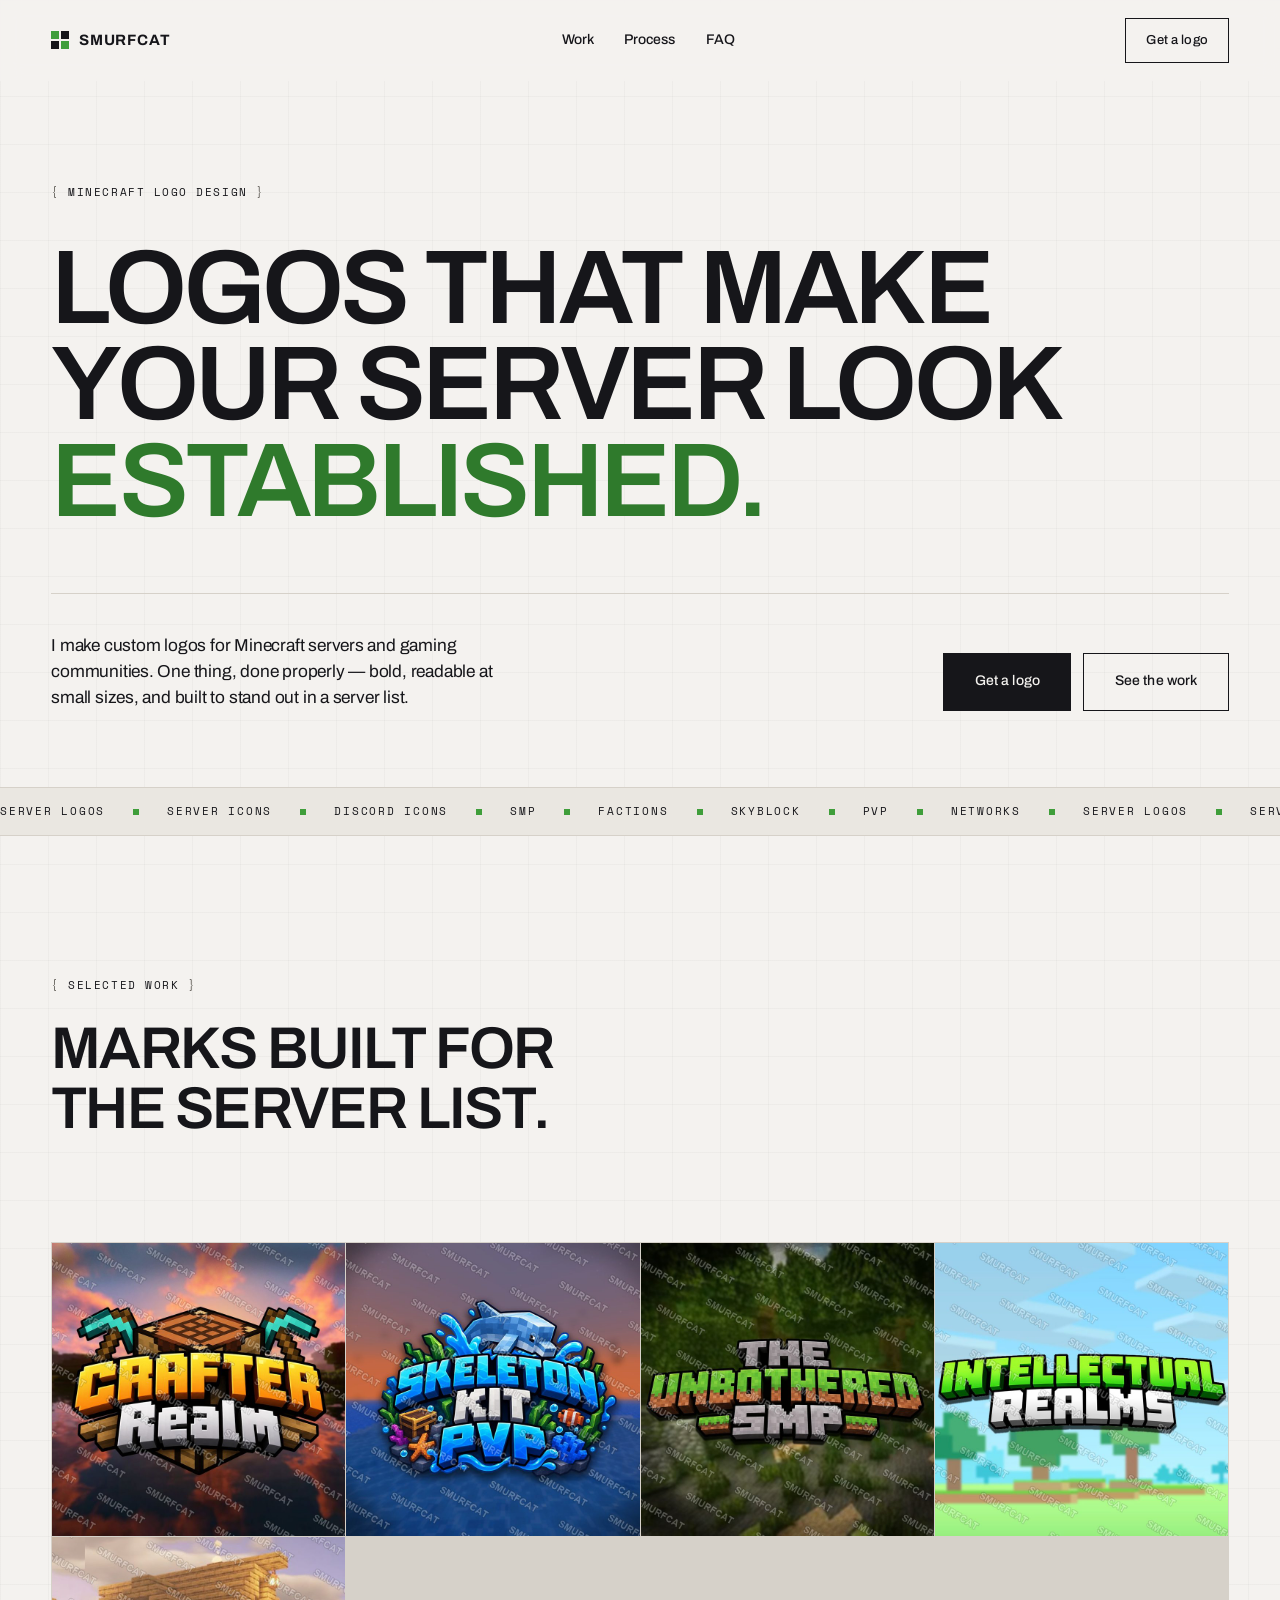
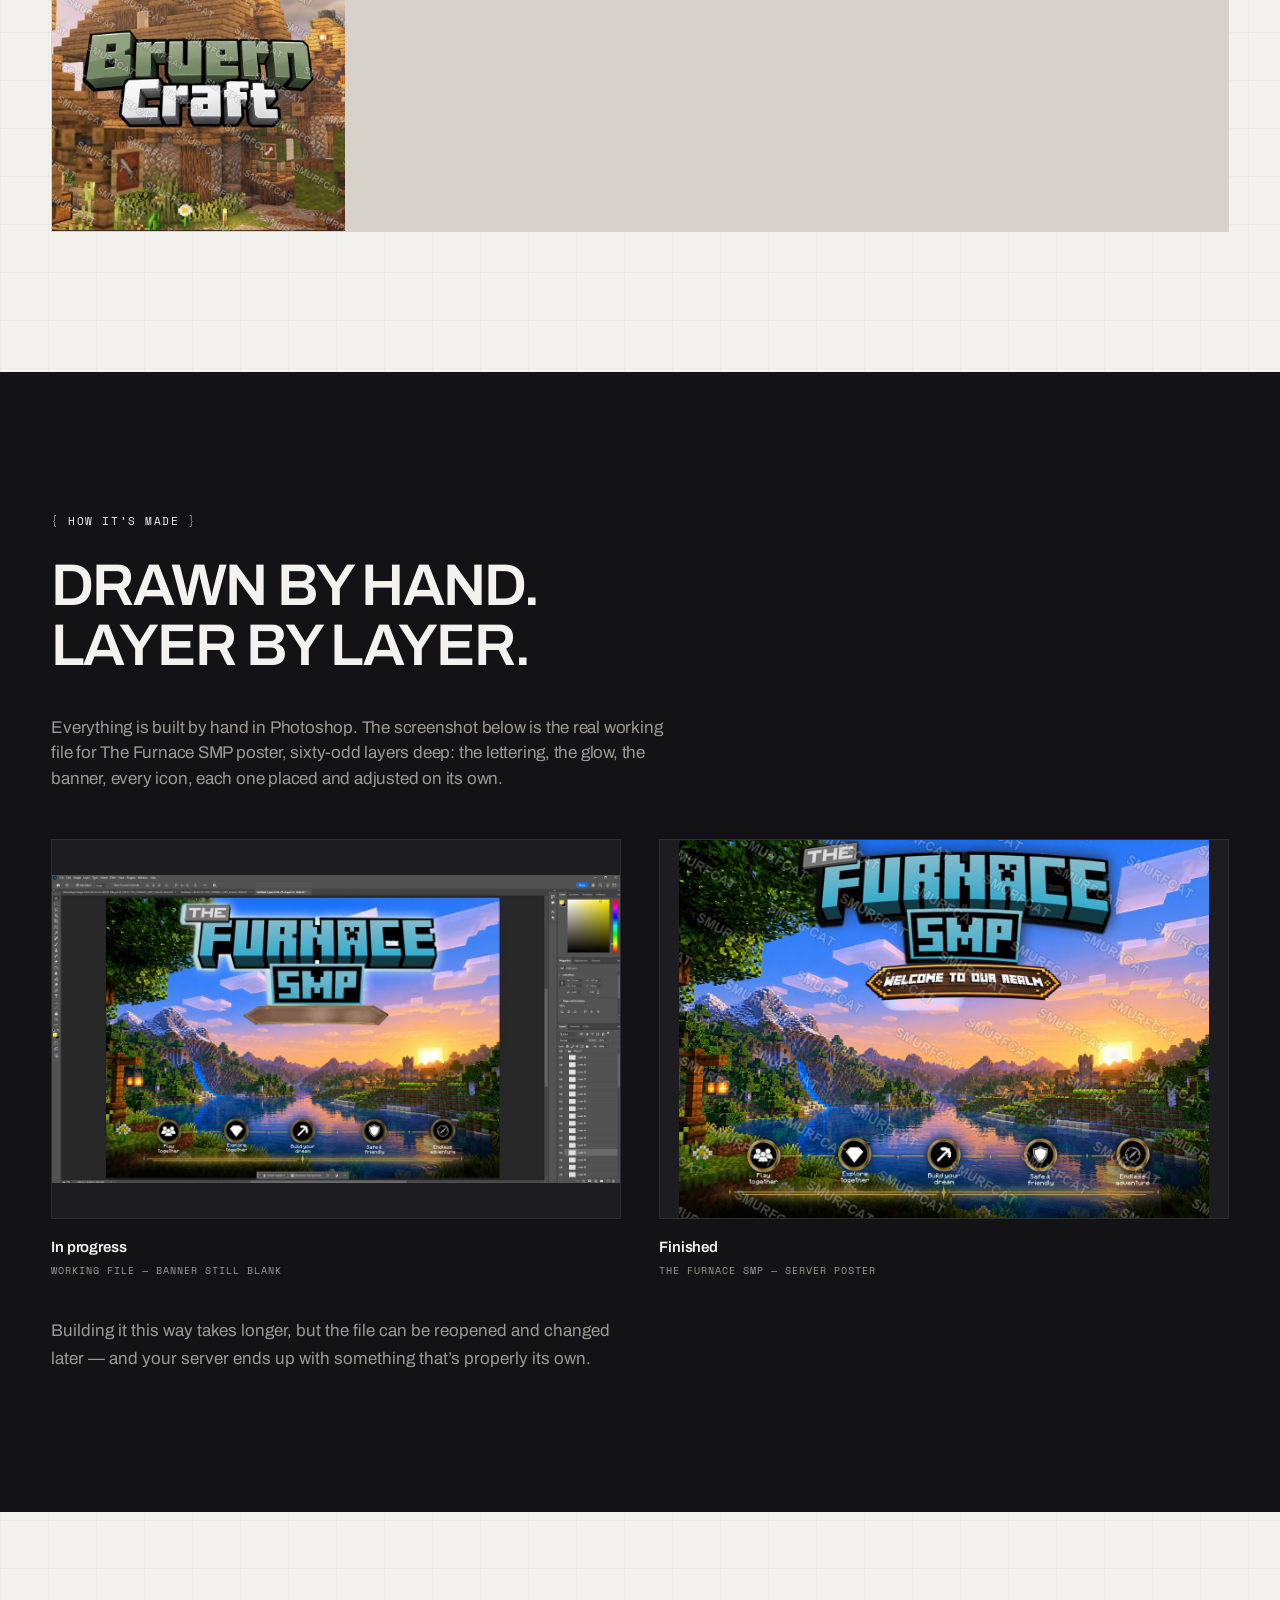
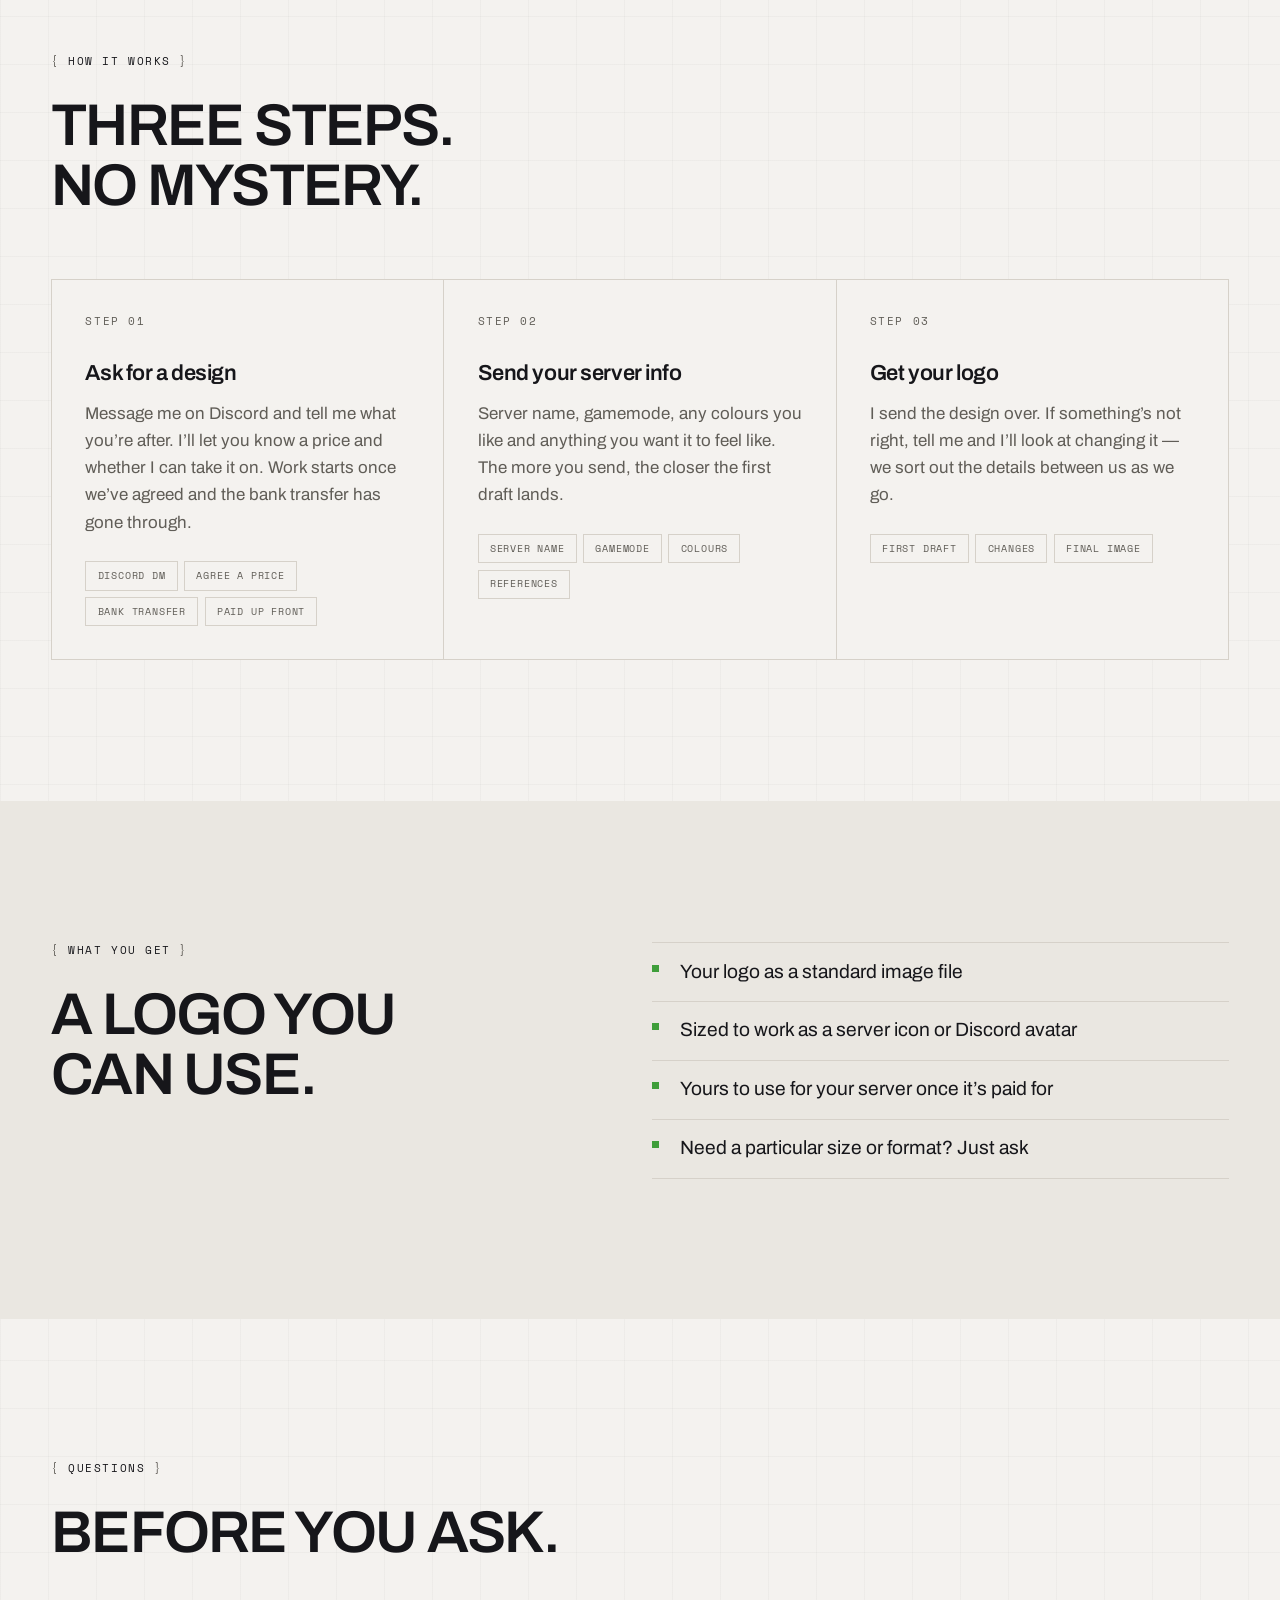
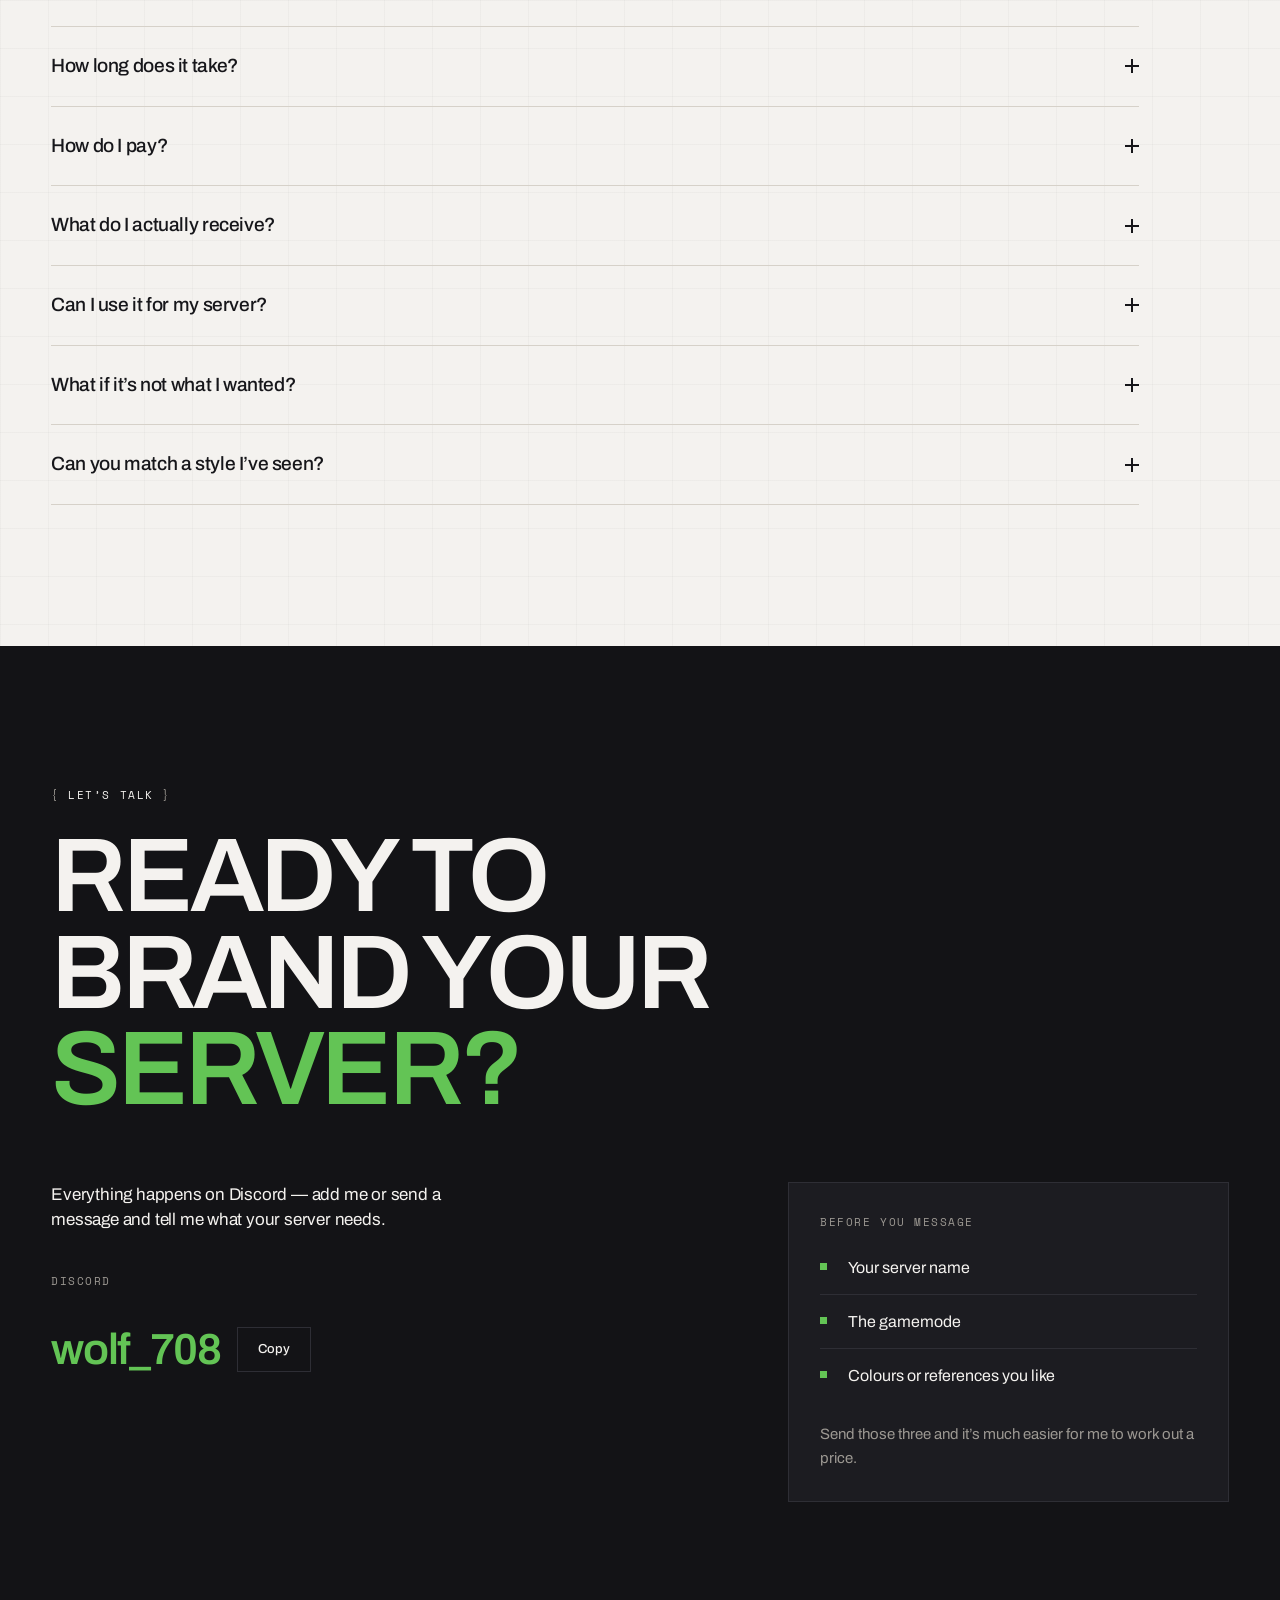
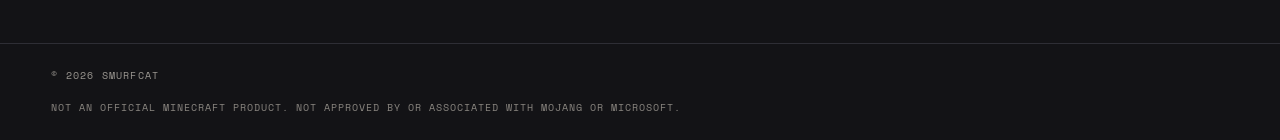
<file: index.html>
<!doctype html>
<html lang="en">
<head>
<meta charset="utf-8">
<meta name="viewport" content="width=device-width, initial-scale=1">

<title>Smurfcat &mdash; Minecraft Server Logo Design</title>
<meta name="description" content="Custom logo design for Minecraft servers and gaming communities.">
<link rel="canonical" href="https://smurfcat.co.uk/">

<!-- Social sharing. Still to add: a 1200x630 image saved as
     assets/img/brand/og-image.png, plus the og:image tag below it -
     see README.md -> "The social sharing image". -->
<meta property="og:type" content="website">
<meta property="og:title" content="Smurfcat &mdash; Minecraft Server Logo Design">
<meta property="og:description" content="Custom logo design for Minecraft servers and gaming communities.">
<meta property="og:url" content="https://smurfcat.co.uk/">
<meta property="og:site_name" content="Smurfcat">
<meta name="twitter:card" content="summary_large_image">
<meta name="theme-color" content="#F4F2EF">

<link rel="icon" href="assets/img/brand/favicon.svg" type="image/svg+xml">

<link rel="preconnect" href="https://fonts.googleapis.com">
<link rel="preconnect" href="https://fonts.gstatic.com" crossorigin>
<link href="https://fonts.googleapis.com/css2?family=Archivo:wght@400;500;600;700&family=Space+Mono:wght@400;700&display=swap" rel="stylesheet">

<link rel="stylesheet" href="assets/css/style.css">

<!-- Marks the page as JS-capable so the scroll-reveal animation can hide
     elements. If JS is off this class never lands and everything stays
     visible, rather than the page rendering blank. -->
<script>document.documentElement.classList.add('js');</script>
</head>

<body>
<a class="skip" href="#work">Skip to work</a>

<!-- ============================ HEADER ============================ -->
<header class="site-header" id="top">
  <div class="shell header__inner">
    <a class="wordmark" href="#top" aria-label="Smurfcat &mdash; home">
      <span class="wordmark__mark" aria-hidden="true"></span>
      <span class="wordmark__text">SMURFCAT</span>
    </a>

    <nav class="nav" aria-label="Primary">
      <a class="swap" href="#work"><span class="swap__in">Work</span><span class="swap__out" aria-hidden="true">Work</span></a>
      <a class="swap" href="#process"><span class="swap__in">Process</span><span class="swap__out" aria-hidden="true">Process</span></a>
      <a class="swap" href="#faq"><span class="swap__in">FAQ</span><span class="swap__out" aria-hidden="true">FAQ</span></a>
    </nav>

    <a class="btn btn--sm" href="#contact">
      <span class="swap"><span class="swap__in">Get a logo</span><span class="swap__out" aria-hidden="true">Get a logo</span></span>
    </a>
  </div>
</header>

<main>

<!-- ============================ HERO ============================ -->
<section class="hero">
  <div class="shell">
    <p class="label reveal">{ <span>Minecraft logo design</span> }</p>

    <h1 class="display reveal">
      Logos that make<br>
      your server look<br>
      <em>established.</em>
    </h1>

    <div class="hero__foot">
      <p class="lede reveal">
        I make custom logos for Minecraft servers and gaming communities.
        One thing, done properly &mdash; bold, readable at small sizes, and
        built to stand out in a server list.
      </p>

      <div class="hero__actions reveal">
        <a class="btn btn--solid" href="#contact">
          <span class="swap"><span class="swap__in">Get a logo</span><span class="swap__out" aria-hidden="true">Get a logo</span></span>
        </a>
        <a class="btn" href="#work">
          <span class="swap"><span class="swap__in">See the work</span><span class="swap__out" aria-hidden="true">See the work</span></span>
        </a>
      </div>
    </div>
  </div>
</section>

<!-- ============================ MARQUEE BAND ============================ -->
<div class="marquee" aria-hidden="true">
  <div class="marquee__track">
    <span class="marquee__group">
      <b>Server logos</b><i></i><b>Server icons</b><i></i><b>Discord icons</b><i></i>
      <b>SMP</b><i></i><b>Factions</b><i></i><b>SkyBlock</b><i></i>
      <b>PvP</b><i></i><b>Networks</b><i></i>
    </span>
    <span class="marquee__group">
      <b>Server logos</b><i></i><b>Server icons</b><i></i><b>Discord icons</b><i></i>
      <b>SMP</b><i></i><b>Factions</b><i></i><b>SkyBlock</b><i></i>
      <b>PvP</b><i></i><b>Networks</b><i></i>
    </span>
  </div>
</div>

<!-- ============================ WORK ============================ -->
<section class="section section--work" id="work">
  <div class="shell">
    <header class="section__head">
      <p class="label reveal">{ <span>Selected work</span> }</p>
      <h2 class="h2 reveal">Marks built for<br>the server list.</h2>
    </header>

    <!-- Filter buttons appear only if the logos in work.js have more than
         one "type" between them. -->
    <div class="filters reveal" id="filters" role="group" aria-label="Filter work by type"></div>

    <!-- The grid is filled from assets/js/work.js - that is the file to edit -->
    <ul class="work-grid" id="work-grid"></ul>
    <noscript>
      <p class="note">Turn on JavaScript to view the portfolio grid, or
      <a href="#contact">message me on Discord</a> to see past work.</p>
    </noscript>
  </div>
</section>

<!-- ============================ MADE BY HAND ============================
     The two images here are wide, not square like the portfolio tiles.
     They come from _originals/showcase/ via add-showcase.py.
     ==================================================================== -->
<section class="section section--made" id="made">
  <div class="shell">
    <header class="section__head">
      <p class="label label--onDark reveal">{ <span>How it&rsquo;s made</span> }</p>
      <h2 class="h2 reveal">Drawn by hand.<br>Layer by layer.</h2>
    </header>

    <p class="made__lede reveal">Everything is built by hand in Photoshop. The
    screenshot below is the real working file for The Furnace SMP poster,
    sixty-odd layers deep: the lettering, the glow, the banner, every icon,
    each one placed and adjusted on its own.</p>

    <div class="made">
      <figure class="shot reveal">
        <div class="shot__frame">
          <img src="assets/img/process/raw-furnace-smp-psd.jpg"
               alt="The Furnace SMP poster open in Photoshop, showing a long stack of separate layers"
               loading="lazy" decoding="async" draggable="false">
        </div>
        <figcaption>
          <b>In progress</b>
          <span>Working file &mdash; banner still blank</span>
        </figcaption>
      </figure>

      <figure class="shot reveal">
        <div class="shot__frame">
          <img src="assets/img/process/furnace-smp-poster.jpg"
               alt="The finished Furnace SMP server poster"
               loading="lazy" decoding="async" draggable="false">
        </div>
        <figcaption>
          <b>Finished</b>
          <span>The Furnace SMP &mdash; server poster</span>
        </figcaption>
      </figure>
    </div>

    <p class="made__note reveal">Building it this way takes longer, but the file
    can be reopened and changed later &mdash; and your server ends up with
    something that&rsquo;s properly its own.</p>
  </div>
</section>

<!-- ============================ PROCESS ============================ -->
<section class="section section--process" id="process">
  <div class="shell">
    <header class="section__head">
      <p class="label reveal">{ <span>How it works</span> }</p>
      <h2 class="h2 reveal">Three steps.<br>No mystery.</h2>
    </header>

    <div class="steps">
      <article class="step reveal">
        <p class="label label--dim">Step 01</p>
        <h3 class="h3">Ask for a design</h3>
        <p>Message me on Discord and tell me what you&rsquo;re after. I&rsquo;ll
        let you know a price and whether I can take it on. Work starts once
        we&rsquo;ve agreed and the bank transfer has gone through.</p>
        <ul class="tags">
          <li>Discord DM</li><li>Agree a price</li><li>Bank transfer</li><li>Paid up front</li>
        </ul>
      </article>

      <article class="step reveal">
        <p class="label label--dim">Step 02</p>
        <h3 class="h3">Send your server info</h3>
        <p>Server name, gamemode, any colours you like and anything you want it
        to feel like. The more you send, the closer the first draft lands.</p>
        <ul class="tags">
          <li>Server name</li><li>Gamemode</li><li>Colours</li><li>References</li>
        </ul>
      </article>

      <article class="step reveal">
        <p class="label label--dim">Step 03</p>
        <h3 class="h3">Get your logo</h3>
        <p>I send the design over. If something&rsquo;s not right, tell me and
        I&rsquo;ll look at changing it &mdash; we sort out the details between
        us as we go.</p>
        <ul class="tags">
          <li>First draft</li><li>Changes</li><li>Final image</li>
        </ul>
      </article>
    </div>
  </div>
</section>

<!-- ============================ WHAT YOU GET ============================ -->
<section class="section section--deliver">
  <div class="shell">
    <div class="deliver">
      <header class="deliver__head">
        <p class="label reveal">{ <span>What you get</span> }</p>
        <h2 class="h2 reveal">A logo you<br>can use.</h2>
      </header>

      <ul class="ticks ticks--deliver reveal">
        <li>Your logo as a standard image file</li>
        <li>Sized to work as a server icon or Discord avatar</li>
        <li>Yours to use for your server once it&rsquo;s paid for</li>
        <li>Need a particular size or format? Just ask</li>
      </ul>
    </div>
  </div>
</section>

<!-- ============================ FAQ ============================ -->
<section class="section section--faq" id="faq">
  <div class="shell">
    <header class="section__head">
      <p class="label reveal">{ <span>Questions</span> }</p>
      <h2 class="h2 reveal">Before you ask.</h2>
    </header>

    <div class="faq">
      <details class="faq__item reveal">
        <summary><span>How long does it take?</span></summary>
        <div class="faq__body"><p>It depends on the design and how much I have
        on at the time. Message me with what you need and I&rsquo;ll give you a
        rough idea before you commit to anything.</p></div>
      </details>
      <details class="faq__item reveal">
        <summary><span>How do I pay?</span></summary>
        <div class="faq__body"><p>By bank transfer. We agree a price on Discord
        first, then I&rsquo;ll send you my details &mdash; payment goes through
        before I start on it.</p></div>
      </details>
      <details class="faq__item reveal">
        <summary><span>What do I actually receive?</span></summary>
        <div class="faq__body"><p>An image file you can use straight away
        &mdash; as a server icon, a Discord avatar, or on your site. If you need
        a specific size or file type, mention it when we talk and I&rsquo;ll see
        what I can do.</p></div>
      </details>
      <details class="faq__item reveal">
        <summary><span>Can I use it for my server?</span></summary>
        <div class="faq__body"><p>Yes &mdash; once it&rsquo;s paid for it&rsquo;s
        yours to use for your server, store and socials. I like to show work in
        my portfolio, so let me know if you&rsquo;d rather I didn&rsquo;t.</p></div>
      </details>
      <details class="faq__item reveal">
        <summary><span>What if it&rsquo;s not what I wanted?</span></summary>
        <div class="faq__body"><p>Tell me what&rsquo;s not working and I&rsquo;ll
        look at changing it. The best way to avoid that is sending references
        and detail up front, so we start off pointed in the right
        direction.</p></div>
      </details>
      <details class="faq__item reveal">
        <summary><span>Can you match a style I&rsquo;ve seen?</span></summary>
        <div class="faq__body"><p>Send references and I&rsquo;ll tell you whether
        it&rsquo;s something I can do. I won&rsquo;t copy another
        designer&rsquo;s logo, but I can work in a similar direction.</p></div>
      </details>
    </div>
  </div>
</section>

<!-- ============================ CONTACT / CTA ============================ -->
<section class="cta" id="contact">
  <div class="shell">
    <p class="label label--onDark reveal">{ <span>Let&rsquo;s talk</span> }</p>

    <h2 class="display display--cta reveal">
      Ready to<br>brand your<br><em>server?</em>
    </h2>

    <div class="cta__grid">
      <div class="reveal">
        <p class="cta__lede">Everything happens on Discord &mdash; add me or
        send a message and tell me what your server needs.</p>

        <!-- EDIT ME - DISCORD USERNAME (appears here and in the copy button) -->
        <div class="discord">
          <p class="label label--onDark">Discord</p>
          <div class="discord__row">
            <span class="discord__handle" id="discord-handle">wolf_708</span>
            <button class="btn btn--sm discord__copy" type="button"
                    data-copy="wolf_708" aria-label="Copy Discord username">
              <span class="swap"><span class="swap__in">Copy</span><span class="swap__out" aria-hidden="true">Copy</span></span>
            </button>
          </div>
          <p class="discord__status" id="copy-status" role="status" aria-live="polite"></p>
        </div>
      </div>

      <aside class="cta__aside reveal">
        <p class="label label--onDark">Before you message</p>
        <ul class="ticks ticks--onDark">
          <li>Your server name</li>
          <li>The gamemode</li>
          <li>Colours or references you like</li>
        </ul>
        <p class="cta__note">Send those three and it&rsquo;s much easier for me
        to work out a price.</p>
      </aside>
    </div>
  </div>

  <footer class="site-footer">
    <div class="shell site-footer__inner">
      <p>&copy; <span id="year">2026</span> Smurfcat</p>
      <p class="site-footer__disclaimer">Not an official Minecraft product.
      Not approved by or associated with Mojang or Microsoft.</p>
    </div>
  </footer>
</section>

</main>

<script src="assets/js/work.js"></script>
<script src="assets/js/main.js"></script>
</body>
</html>
</file>
<file: assets/css/style.css>
/* ===================================================================
   SMURFCAT - stylesheet
   -------------------------------------------------------------------
   Structure of this file:
     01. Design tokens (colours, type, spacing)  <- EDIT COLOURS HERE
     02. Reset + base
     03. Reusable bits (shell, labels, buttons, reveal)
     04. Header
     05. Hero
     06. Marquee
     07. Work grid
     08. Made by hand
     09. Process
     10. What you get
     11. FAQ
     12. Contact / CTA / Footer
     13. Responsive
   =================================================================== */


/* ── 01. DESIGN TOKENS ─────────────────────────────────────────────
   Changing the two accent values below re-skins the entire site.    */
:root {
  /* Surfaces */
  --ground:      #F4F2EF;   /* warm off-white page background */
  --ground-2:    #EAE7E1;   /* subtle alternating band */
  --panel:       #131316;   /* dark sections + logo tiles */
  --panel-2:     #1C1C21;   /* raised dark surface */

  /* Ink */
  --ink:         #16161A;   /* headings + body on light */
  --ink-soft:    #605D57;   /* secondary text on light */
  --ink-onDark:  #F4F2EF;   /* text on dark */
  --ink-onDark-soft: #9C9892;

  /* Lines */
  --line:        #D6D1C9;
  --line-dark:   #2E2E35;

  /* Accents  <- the main brand colour */
  --accent:      #3F9E3A;   /* grass green - squares, outlines, decoration */
  --accent-deep: #2F7A2C;   /* darker green - anywhere it meets TEXT.
                               The bright green only reaches 3.4:1 against
                               white, which fails WCAG AA for small text,
                               so text and white-on-green use this instead. */
  --accent-lift: #63C455;   /* brighter, for dark backgrounds */
  --gold:        #D9A441;   /* secondary highlight */

  /* Type */
  --font-sans: 'Archivo', system-ui, -apple-system, 'Segoe UI', Roboto, Arial, sans-serif;
  --font-mono: 'Space Mono', ui-monospace, 'SFMono-Regular', Menlo, Consolas, monospace;

  /* Layout */
  --shell:   1440px;
  --gutter:  clamp(1.25rem, 4vw, 3.5rem);
  --section: clamp(5rem, 11vw, 10rem);

  /* Motion */
  --ease: cubic-bezier(0.22, 1, 0.36, 1);
}


/* ── 02. RESET + BASE ────────────────────────────────────────────── */
*, *::before, *::after { box-sizing: border-box; }

html { -webkit-text-size-adjust: 100%; scroll-behavior: smooth; }

body {
  margin: 0;
  background: var(--ground);
  color: var(--ink);
  font-family: var(--font-sans);
  font-size: clamp(0.95rem, 0.9rem + 0.2vw, 1.0625rem);
  line-height: 1.6;
  -webkit-font-smoothing: antialiased;
  overflow-x: hidden;

  /* Faint pixel grid - the one nod to Minecraft in the background */
  background-image:
    linear-gradient(to right,  rgba(22,22,26,.028) 1px, transparent 1px),
    linear-gradient(to bottom, rgba(22,22,26,.028) 1px, transparent 1px);
  background-size: 48px 48px;
}

h1, h2, h3, p, figure, blockquote, ul, ol { margin: 0; }
ul, ol { padding: 0; list-style: none; }
img, svg { display: block; max-width: 100%; }
a { color: inherit; text-decoration: none; }
button { font: inherit; color: inherit; border: 0; background: none; cursor: pointer; }

::selection { background: var(--accent-deep); color: #fff; }

:focus-visible {
  outline: 2px solid var(--accent);
  outline-offset: 3px;
}

.skip {
  position: absolute; left: -9999px;
  background: var(--ink); color: var(--ground);
  padding: .75rem 1.25rem; z-index: 200;
}
.skip:focus { left: 1rem; top: 1rem; }


/* ── 03. REUSABLE BITS ───────────────────────────────────────────── */
.shell {
  width: 100%;
  max-width: var(--shell);
  margin-inline: auto;
  padding-inline: var(--gutter);
}

.section { padding-block: var(--section); }

.section__head { margin-bottom: clamp(2.5rem, 5vw, 4.5rem); }

/* Tiny mono label: { LIKE THIS } */
.label {
  font-family: var(--font-mono);
  font-size: .6875rem;
  letter-spacing: .14em;
  text-transform: uppercase;
  color: var(--ink-soft);
  margin-bottom: 1.5rem;
}
.label span { color: var(--ink); }
.label--dim   { color: var(--ink-soft); margin-bottom: 1rem; }
.label--onDark      { color: var(--ink-onDark-soft); }
.label--onDark span { color: var(--ink-onDark); }

/* Display type - big, uppercase, tightly tracked */
.display {
  font-size: clamp(2.6rem, 8.2vw, 7.5rem);
  font-weight: 600;
  line-height: .92;
  letter-spacing: -.035em;
  text-transform: uppercase;
}
.display em { font-style: normal; color: var(--accent-deep); }

.h2 {
  font-size: clamp(1.9rem, 4.6vw, 4rem);
  font-weight: 600;
  line-height: 1.02;
  letter-spacing: -.03em;
  text-transform: uppercase;
}

.h3 {
  font-size: clamp(1.2rem, 1.7vw, 1.75rem);
  font-weight: 600;
  line-height: 1.2;
  letter-spacing: -.02em;
}

.lede {
  font-size: clamp(1.0625rem, 1.35vw, 1.4rem);
  line-height: 1.5;
  letter-spacing: -.012em;
  max-width: 46ch;
}

.note { color: var(--ink-soft); }
.note a { text-decoration: underline; }

/* Hover text-swap: the label slides up and a copy slides in behind it */
.swap {
  position: relative;
  display: inline-block;
  overflow: hidden;
  vertical-align: middle;
}
.swap__in, .swap__out {
  display: block;
  transition: transform .45s var(--ease);
}
.swap__out {
  position: absolute;
  inset: 0;
  transform: translateY(105%);
}
a:hover > .swap__in, a:hover .swap__in,
button:hover .swap__in, .swap:hover .swap__in { transform: translateY(-105%); }
a:hover > .swap__out, a:hover .swap__out,
button:hover .swap__out, .swap:hover .swap__out { transform: translateY(0); }

/* Buttons - square edges, no radius anywhere on this site */
.btn {
  display: inline-flex;
  align-items: center;
  justify-content: center;
  gap: .5rem;
  padding: 1.05rem 1.9rem;
  border: 1px solid var(--ink);
  background: transparent;
  color: var(--ink);
  font-size: .875rem;
  font-weight: 500;
  letter-spacing: .01em;
  transition: background .35s var(--ease), color .35s var(--ease),
              border-color .35s var(--ease);
}
.btn:hover { background: var(--ink); color: var(--ground); }

.btn--solid { background: var(--ink); color: var(--ground); }
.btn--solid:hover { background: var(--accent-deep); border-color: var(--accent-deep); color: #fff; }

.btn--sm { padding: .7rem 1.25rem; font-size: .8125rem; }
.btn--block { display: flex; width: 100%; }

/* Scroll reveal - JS adds .is-in when the element enters the viewport.
   Note the `.js` prefix: the hidden state only applies once the inline
   script in <head> has confirmed JavaScript is running. Without it the
   content stays visible instead of a blank page. */
.js .reveal {
  opacity: 0;
  transform: translateY(24px);
  transition: opacity .8s var(--ease), transform .8s var(--ease);
}
.js .reveal.is-in { opacity: 1; transform: none; }


/* ── 04. HEADER ──────────────────────────────────────────────────── */
.site-header {
  position: sticky;
  top: 0;
  z-index: 100;
  background: color-mix(in srgb, var(--ground) 88%, transparent);
  backdrop-filter: blur(10px);
  border-bottom: 1px solid transparent;
  transition: border-color .3s var(--ease);
}
.site-header.is-stuck { border-bottom-color: var(--line); }

.header__inner {
  display: flex;
  align-items: center;
  justify-content: space-between;
  gap: 2rem;
  padding-block: 1.1rem;
}

.wordmark {
  display: inline-flex;
  align-items: center;
  gap: .6rem;
  font-weight: 700;
  letter-spacing: .06em;
  font-size: .9375rem;
}
/* Blocky monogram: a 2x2 stack of squares */
.wordmark__mark {
  width: 18px; height: 18px;
  background:
    linear-gradient(var(--accent) 0 0) 0 0 / 8px 8px no-repeat,
    linear-gradient(var(--ink) 0 0)   10px 0 / 8px 8px no-repeat,
    linear-gradient(var(--ink) 0 0)   0 10px / 8px 8px no-repeat,
    linear-gradient(var(--accent) 0 0) 10px 10px / 8px 8px no-repeat;
}

.nav {
  display: flex;
  gap: clamp(1.25rem, 2.4vw, 2.5rem);
  font-size: .875rem;
  font-weight: 500;
}


/* ── 05. HERO ────────────────────────────────────────────────────── */
.hero {
  padding-top: clamp(3.5rem, 8vw, 7rem);
  padding-bottom: clamp(3rem, 6vw, 5.5rem);
}

.hero .label { margin-bottom: clamp(1.5rem, 3vw, 2.5rem); }

.hero__foot {
  display: grid;
  grid-template-columns: 1fr auto;
  align-items: end;
  gap: clamp(2rem, 4vw, 4rem);
  margin-top: clamp(2.5rem, 5vw, 4.5rem);
  padding-top: clamp(2rem, 3vw, 3rem);
  border-top: 1px solid var(--line);
}

.hero__actions { display: flex; gap: .75rem; flex-wrap: wrap; }


/* ── 06. MARQUEE ─────────────────────────────────────────────────── */
.marquee {
  border-block: 1px solid var(--line);
  background: var(--ground-2);
  overflow: hidden;
  padding-block: .9rem;
}
.marquee__track {
  display: flex;
  width: max-content;
  animation: slide 38s linear infinite;
}
.marquee__group {
  display: flex;
  align-items: center;
  flex-shrink: 0;
}
.marquee b {
  font-family: var(--font-mono);
  font-size: .6875rem;
  font-weight: 400;
  letter-spacing: .16em;
  text-transform: uppercase;
  white-space: nowrap;
}
/* Square block separator between items */
.marquee i {
  width: 6px; height: 6px;
  background: var(--accent);
  margin-inline: 1.75rem;
  flex-shrink: 0;
}
@keyframes slide { to { transform: translateX(-50%); } }


/* ── 07. WORK GRID ───────────────────────────────────────────────── */
.filters {
  display: flex;
  flex-wrap: wrap;
  gap: .5rem;
  margin-bottom: 2.5rem;
}
.filter {
  padding: .5rem 1rem;
  border: 1px solid var(--line);
  font-family: var(--font-mono);
  font-size: .6875rem;
  letter-spacing: .1em;
  text-transform: uppercase;
  color: var(--ink-soft);
  transition: all .3s var(--ease);
}
.filter:hover { border-color: var(--ink); color: var(--ink); }
.filter.is-active { background: var(--ink); border-color: var(--ink); color: var(--ground); }

.work-grid {
  display: grid;
  grid-template-columns: repeat(auto-fill, minmax(min(260px, 100%), 1fr));
  gap: 1px;
  background: var(--line);
  border: 1px solid var(--line);
}

.work-card {
  position: relative;
  aspect-ratio: 1;
  display: flex;
  align-items: center;
  justify-content: center;
  background: var(--panel);
  overflow: hidden;
  transition: opacity .4s var(--ease), transform .4s var(--ease);

  /* Stop the logo being selected or long-pressed into a save dialogue */
  user-select: none;
  -webkit-user-select: none;
  -webkit-touch-callout: none;
}
.work-card[hidden] { display: none; }

/* Invisible layer that sits over the image so right-click / long-press
   hits this instead of the <img>. A deterrent, not a lock - the watermark
   baked into the image file is the actual protection. */
.work-card__shield {
  position: absolute;
  inset: 0;
  z-index: 1;
}

/* Logos fill the tile. These are square artwork with their own backgrounds,
   so cropping to fill looks better than floating a small mark on the panel.
   If you ever add a transparent logo with no background, give that one tile
   the .work-card--pad class below instead. */
.work-card__img {
  width: 100%;
  height: 100%;
  object-fit: cover;
  transition: transform .6s var(--ease);
}
.work-card:hover .work-card__img { transform: scale(1.05); }

/* Optional: for a transparent logo that needs breathing room */
.work-card--pad .work-card__img {
  width: 70%;
  height: auto;
  object-fit: contain;
  margin: auto;
}

.work-card__meta {
  position: absolute;
  z-index: 2;                    /* above .work-card__shield */
  inset: auto 0 0 0;
  display: flex;
  align-items: baseline;
  justify-content: space-between;
  gap: 1rem;
  padding: 1.1rem 1.25rem;
  background: linear-gradient(to top, rgba(19,19,22,.96), rgba(19,19,22,0));
  color: var(--ink-onDark);
  transform: translateY(101%);
  transition: transform .45s var(--ease);
}
.work-card:hover .work-card__meta,
.work-card:focus-within .work-card__meta { transform: none; }

.work-card__name {
  font-size: .9375rem;
  font-weight: 600;
  letter-spacing: -.01em;
}
.work-card__type {
  font-family: var(--font-mono);
  font-size: .625rem;
  letter-spacing: .12em;
  text-transform: uppercase;
  color: var(--ink-onDark-soft);
  white-space: nowrap;
}

/* Small accent square in the corner of each tile */
.work-card::after {
  content: '';
  position: absolute;
  top: 1rem; right: 1rem;
  z-index: 2;                    /* above .work-card__shield */
  width: 6px; height: 6px;
  background: var(--accent-lift);
  opacity: 0;
  transition: opacity .4s var(--ease);
}
.work-card:hover::after { opacity: 1; }



/* ── 08. MADE BY HAND ────────────────────────────────────────────── */
.section--made {
  background: var(--panel);
  color: var(--ink-onDark);
}
.section--made .h2 { color: var(--ink-onDark); }

.made__lede {
  font-size: clamp(1.0625rem, 1.3vw, 1.3rem);
  line-height: 1.5;
  letter-spacing: -.012em;
  max-width: 62ch;
  color: var(--ink-onDark-soft);
  margin-top: -1.5rem;
  margin-bottom: clamp(2rem, 4vw, 3rem);
}

.made {
  display: grid;
  grid-template-columns: repeat(2, minmax(0, 1fr));
  gap: clamp(1.25rem, 3vw, 2.5rem);
}

.shot { display: grid; gap: 1rem; margin: 0; }

.shot__frame {
  position: relative;
  aspect-ratio: 3 / 2;
  border: 1px solid var(--line-dark);
  background: var(--panel-2);
  overflow: hidden;
}
/* contain, not cover - cropping the layer stack would defeat the point */
.shot__frame img {
  width: 100%;
  height: 100%;
  object-fit: contain;
  user-select: none;
  -webkit-user-select: none;
  -webkit-touch-callout: none;
}
/* Same download shield as the portfolio tiles: right-click and long-press
   land here instead of the <img>. The watermark is the real protection. */
.shot__frame::after {
  content: '';
  position: absolute;
  inset: 0;
}

.shot figcaption { display: grid; gap: .25rem; }
.shot figcaption b {
  font-size: .9375rem;
  font-weight: 600;
  letter-spacing: -.01em;
}
.shot figcaption span {
  font-family: var(--font-mono);
  font-size: .625rem;
  letter-spacing: .1em;
  text-transform: uppercase;
  color: var(--ink-onDark-soft);
}

.made__note {
  margin-top: clamp(1.75rem, 3vw, 2.5rem);
  max-width: 58ch;
  color: var(--ink-onDark-soft);
}


/* ── 09. PROCESS ─────────────────────────────────────────────────── */
.steps {
  display: grid;
  grid-template-columns: repeat(3, 1fr);
  gap: 1px;
  background: var(--line);
  border: 1px solid var(--line);
}
.step {
  background: var(--ground);
  padding: clamp(1.75rem, 2.6vw, 2.75rem);
  display: grid;
  align-content: start;
  gap: .85rem;
}
.step p:not(.label) { color: var(--ink-soft); }

.tags {
  display: flex;
  flex-wrap: wrap;
  gap: .4rem;
  margin-top: .75rem;
}
.tags li {
  padding: .35rem .7rem;
  border: 1px solid var(--line);
  font-family: var(--font-mono);
  font-size: .625rem;
  letter-spacing: .08em;
  text-transform: uppercase;
  color: var(--ink-soft);
}



/* ── 10. WHAT YOU GET ────────────────────────────────────────────── */
.section--deliver { background: var(--ground-2); }

.deliver {
  display: grid;
  grid-template-columns: minmax(0, 1fr) minmax(0, 1.1fr);
  gap: clamp(2rem, 6vw, 5rem);
  align-items: start;
}
.deliver__head .h2 { margin-bottom: 0; }

/* Tick list - a small accent square rather than a bullet */
.ticks { display: grid; font-size: 1rem; }
.ticks li {
  position: relative;
  padding: .85rem 0 .85rem 1.75rem;
  border-top: 1px solid var(--line);
}
.ticks li::before {
  content: '';
  position: absolute;
  left: 0; top: 1.35rem;
  width: 7px; height: 7px;
  background: var(--accent);
}
.ticks--deliver {
  border-bottom: 1px solid var(--line);
  font-size: clamp(1rem, 1.5vw, 1.25rem);
}
.ticks--onDark li { border-top-color: var(--line-dark); }
.ticks--onDark li::before { background: var(--accent-lift); }


/* ── 11. FAQ ─────────────────────────────────────────────────────── */
.faq { border-top: 1px solid var(--line); max-width: 68rem; }

.faq__item { border-bottom: 1px solid var(--line); }

.faq__item summary {
  display: flex;
  align-items: center;
  justify-content: space-between;
  gap: 2rem;
  padding-block: 1.5rem;
  cursor: pointer;
  list-style: none;
  font-size: clamp(1.05rem, 1.5vw, 1.4rem);
  font-weight: 500;
  letter-spacing: -.02em;
  transition: color .3s var(--ease);
}
.faq__item summary::-webkit-details-marker { display: none; }
.faq__item summary:hover { color: var(--accent-deep); }

/* Square +/- indicator built from two bars */
.faq__item summary::after {
  content: '';
  flex-shrink: 0;
  width: 14px; height: 14px;
  background:
    linear-gradient(currentColor 0 0) center / 100% 2px no-repeat,
    linear-gradient(currentColor 0 0) center / 2px 100% no-repeat;
  transition: transform .35s var(--ease);
}
.faq__item[open] summary::after {
  background: linear-gradient(currentColor 0 0) center / 100% 2px no-repeat;
  transform: rotate(180deg);
}

.faq__body {
  padding-bottom: 1.75rem;
  max-width: 65ch;
  color: var(--ink-soft);
}
.faq__body code {
  font-family: var(--font-mono);
  font-size: .875em;
  background: var(--ground-2);
  padding: .1em .35em;
}


/* ── 12. CONTACT / CTA / FOOTER ──────────────────────────────────── */
.cta {
  background: var(--panel);
  color: var(--ink-onDark);
  padding-top: var(--section);
  margin-top: 0;
}
.cta .display--cta { margin-bottom: clamp(2.5rem, 5vw, 4.5rem); }
.cta .display em { color: var(--accent-lift); }

.cta__grid {
  display: grid;
  grid-template-columns: minmax(0, 1.2fr) minmax(0, .8fr);
  gap: clamp(2.5rem, 6vw, 6rem);
  padding-bottom: var(--section);
}

.cta__lede {
  font-size: clamp(1.0625rem, 1.3vw, 1.3rem);
  line-height: 1.5;
  letter-spacing: -.012em;
  max-width: 42ch;
  margin-bottom: 2.5rem;
}

/* Discord handle + copy button */
.discord__row {
  display: flex;
  flex-wrap: wrap;
  align-items: center;
  gap: 1rem;
}
.discord__handle {
  font-size: clamp(1.6rem, 3.4vw, 2.75rem);
  font-weight: 600;
  letter-spacing: -.03em;
  color: var(--accent-lift);
}
.discord__copy {
  border-color: var(--line-dark);
  color: var(--ink-onDark);
}
.discord__copy:hover {
  background: var(--ink-onDark);
  border-color: var(--ink-onDark);
  color: var(--panel);
}
.discord__status {
  margin-top: .9rem;
  min-height: 1.2rem;
  font-family: var(--font-mono);
  font-size: .6875rem;
  letter-spacing: .08em;
  text-transform: uppercase;
  color: var(--ink-onDark-soft);
}
.discord__status.is-ok { color: var(--accent-lift); }

/* "Before you message" panel */
.cta__aside {
  background: var(--panel-2);
  border: 1px solid var(--line-dark);
  padding: clamp(1.5rem, 2.4vw, 2.25rem);
  align-self: start;
}
.cta__aside .ticks li:first-child { border-top: 0; padding-top: 0; }
.cta__aside .ticks li:first-child::before { top: .5rem; }
.cta__note {
  margin-top: 1.25rem;
  font-size: .9375rem;
  color: var(--ink-onDark-soft);
}

/* Footer */
.site-footer {
  border-top: 1px solid var(--line-dark);
  padding-block: 1.5rem;
}
.site-footer__inner {
  display: flex;
  flex-wrap: wrap;
  gap: 1rem 2rem;
  justify-content: space-between;
  font-family: var(--font-mono);
  font-size: .625rem;
  letter-spacing: .12em;
  text-transform: uppercase;
  color: var(--ink-onDark-soft);
}
.site-footer a { text-decoration: underline; text-underline-offset: 3px; }
.site-footer a:hover { color: var(--ink-onDark); }

/* Mojang trademark notice - required wording, kept quiet but present */
.site-footer__disclaimer {
  flex-basis: 100%;
  color: #8A8680;          /* 5.1:1 on the panel - #6E6A64 only made 3.45 */
  letter-spacing: .1em;
}


/* ── 13. RESPONSIVE ──────────────────────────────────────────────── */
@media (max-width: 900px) {
  .nav { display: none; }               /* keep the header simple on phones */

  .hero__foot { grid-template-columns: 1fr; align-items: start; }

  .steps { grid-template-columns: 1fr; }

  .deliver,
  .made,
  .cta__grid { grid-template-columns: 1fr; }
}

@media (max-width: 560px) {
  .work-grid { grid-template-columns: repeat(2, 1fr); }
  .work-card__meta {
    position: static;
    transform: none;
    background: none;
    display: none;                       /* tap targets stay clean on mobile */
  }
  .header__inner { gap: 1rem; }
  .btn { padding: .9rem 1.4rem; }
}

/* Respect the OS "reduce motion" setting */
@media (prefers-reduced-motion: reduce) {
  html { scroll-behavior: auto; }
  *, *::before, *::after {
    animation-duration: .001ms !important;
    animation-iteration-count: 1 !important;
    transition-duration: .001ms !important;
  }
  .reveal { opacity: 1; transform: none; }
}

/* Print - rarely used, but stops the dark sections eating a whole cartridge */
@media print {
  .cta { background: #fff; color: #000; }
  .site-header, .marquee, .filters { display: none; }
}
</file>
